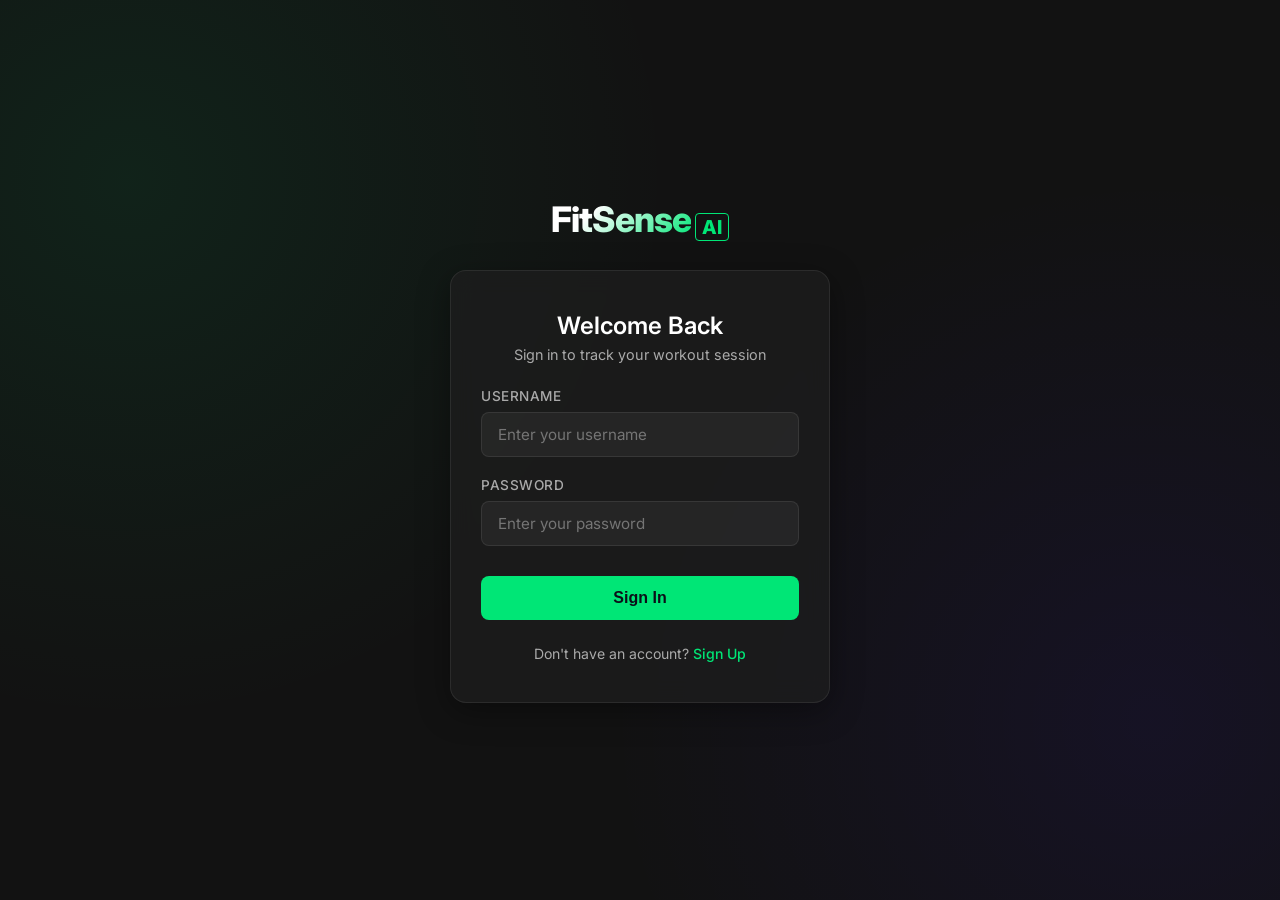
<file: static/login.html>
<!DOCTYPE html>
<html lang="en">
<head>
  <meta charset="UTF-8">
  <meta name="viewport" content="width=device-width, initial-scale=1.0">
  <title>FitSense AI — Login</title>
  <link rel="icon" href="data:image/svg+xml,<svg xmlns='http://www.w3.org/2000/svg' viewBox='0 0 100 100'><text y='.9em' font-size='90'>💪</text></svg>">
  <link rel="preconnect" href="https://fonts.googleapis.com">
  <link rel="preconnect" href="https://fonts.gstatic.com" crossorigin>
  <link href="https://fonts.googleapis.com/css2?family=Inter:wght@300;400;500;600;700;800&display=swap" rel="stylesheet">
  <style>
    :root {
      --bg-dark: #121212;
      --panel-bg: rgba(30, 30, 30, 0.75);
      --border-color: rgba(255, 255, 255, 0.08);
      --text-main: #ffffff;
      --text-muted: #aaaaaa;
      --accent-color: #00e676; /* FitSense green */
      --accent-hover: #00b359;
      --error-color: #ff5252;
    }

    * {
      box-sizing: border-box;
      margin: 0;
      padding: 0;
    }

    body {
      font-family: 'Inter', sans-serif;
      background-color: var(--bg-dark);
      background-image: radial-gradient(circle at 10% 20%, rgba(0, 230, 118, 0.08) 0%, transparent 40%),
                        radial-gradient(circle at 90% 80%, rgba(68, 23, 255, 0.08) 0%, transparent 40%);
      color: var(--text-main);
      display: flex;
      justify-content: center;
      align-items: center;
      min-height: 100vh;
      overflow: hidden;
    }

    .login-container {
      width: 100%;
      max-width: 420px;
      padding: 20px;
    }

    .logo-area {
      text-align: center;
      margin-bottom: 30px;
    }

    .logo-accent {
      font-weight: 800;
      font-size: 2.2rem;
      background: linear-gradient(135deg, #ffffff 30%, var(--accent-color) 100%);
      -webkit-background-clip: text;
      -webkit-text-fill-color: transparent;
      letter-spacing: -1px;
    }

    .logo-sub {
      font-weight: 800;
      font-size: 1.2rem;
      color: var(--accent-color);
      border: 1.5px solid var(--accent-color);
      padding: 1px 6px;
      border-radius: 4px;
      margin-left: 4px;
      vertical-align: middle;
    }

    .card {
      background: var(--panel-bg);
      backdrop-filter: blur(12px);
      -webkit-backdrop-filter: blur(12px);
      border: 1px solid var(--border-color);
      border-radius: 16px;
      padding: 40px 30px;
      box-shadow: 0 8px 32px 0 rgba(0, 0, 0, 0.37);
    }

    .card-header {
      margin-bottom: 25px;
      text-align: center;
    }

    .card-header h2 {
      font-size: 1.5rem;
      font-weight: 600;
      margin-bottom: 6px;
    }

    .card-header p {
      color: var(--text-muted);
      font-size: 0.9rem;
    }

    .form-group {
      margin-bottom: 20px;
    }

    .form-label {
      display: block;
      margin-bottom: 8px;
      font-size: 0.85rem;
      font-weight: 500;
      color: var(--text-muted);
      text-transform: uppercase;
      letter-spacing: 0.5px;
    }

    .form-control {
      width: 100%;
      background: rgba(255, 255, 255, 0.05);
      border: 1px solid var(--border-color);
      border-radius: 8px;
      padding: 12px 16px;
      color: var(--text-main);
      font-family: inherit;
      font-size: 0.95rem;
      transition: all 0.2s ease;
    }

    .form-control:focus {
      outline: none;
      border-color: var(--accent-color);
      background: rgba(255, 255, 255, 0.08);
      box-shadow: 0 0 0 2px rgba(0, 230, 118, 0.15);
    }

    .btn {
      width: 100%;
      background: var(--accent-color);
      color: #0b0f19;
      border: none;
      border-radius: 8px;
      padding: 13px;
      font-size: 1rem;
      font-weight: 600;
      cursor: pointer;
      transition: all 0.2s ease;
      margin-top: 10px;
    }

    .btn:hover {
      background: var(--accent-hover);
      transform: translateY(-1px);
    }

    .btn:active {
      transform: translateY(0);
    }

    .error-banner {
      background: rgba(255, 82, 82, 0.15);
      border: 1px solid var(--error-color);
      color: #ff8a80;
      padding: 12px;
      border-radius: 8px;
      font-size: 0.85rem;
      margin-bottom: 20px;
      display: none;
      text-align: center;
    }

    .card-footer {
      margin-top: 25px;
      text-align: center;
      font-size: 0.88rem;
      color: var(--text-muted);
    }

    .card-footer a {
      color: var(--accent-color);
      text-decoration: none;
      font-weight: 500;
      transition: color 0.2s ease;
    }

    .card-footer a:hover {
      text-decoration: underline;
      color: var(--accent-hover);
    }
  </style>
</head>
<body>
  <div class="login-container">
    <div class="logo-area">
      <span class="logo-accent">FitSense</span><span class="logo-sub">AI</span>
    </div>
    
    <div class="card">
      <div class="card-header">
        <h2>Welcome Back</h2>
        <p>Sign in to track your workout session</p>
      </div>

      <div class="error-banner" id="errorBanner">Invalid username or password.</div>

      <form id="loginForm">
        <div class="form-group">
          <label class="form-label" for="username">Username</label>
          <input class="form-control" type="text" id="username" placeholder="Enter your username" required autocomplete="username">
        </div>

        <div class="form-group">
          <label class="form-label" for="password">Password</label>
          <input class="form-control" type="password" id="password" placeholder="Enter your password" required autocomplete="current-password">
        </div>

        <button type="submit" class="btn">Sign In</button>
      </form>

      <div class="card-footer">
        Don't have an account? <a href="/register.html">Sign Up</a>
      </div>
    </div>
  </div>

  <script>
    const loginForm = document.getElementById('loginForm');
    const errorBanner = document.getElementById('errorBanner');

    const submitBtn = loginForm.querySelector('button[type="submit"]');

    loginForm.addEventListener('submit', async (e) => {
      e.preventDefault();
      errorBanner.style.display = 'none';

      // Prevent double-submit
      submitBtn.disabled = true;
      submitBtn.textContent = 'Logging in…';

      const username = document.getElementById('username').value;
      const password = document.getElementById('password').value;

      try {
        const response = await fetch('/api/auth/login', {
          method: 'POST',
          headers: { 'Content-Type': 'application/json' },
          body: JSON.stringify({ username, password })
        });

        if (response.ok) {
          const data = await response.json();
          // Redirect admins to the admin dashboard, regular users to the main app
          // Button intentionally left disabled — page is navigating away
          window.location.href = data.is_admin ? '/admin' : '/app';
        } else {
          const err = await response.json();
          errorBanner.textContent = err.detail || 'Invalid username or password.';
          errorBanner.style.display = 'block';
          // Re-enable so the user can correct credentials and retry
          submitBtn.disabled = false;
          submitBtn.textContent = 'Sign In';
        }
      } catch (error) {
        console.error('Login error:', error);
        errorBanner.textContent = 'Network error. Please try again later.';
        errorBanner.style.display = 'block';
        submitBtn.disabled = false;
        submitBtn.textContent = 'Sign In';
      }
    });
  </script>
</body>
</html>
</file>
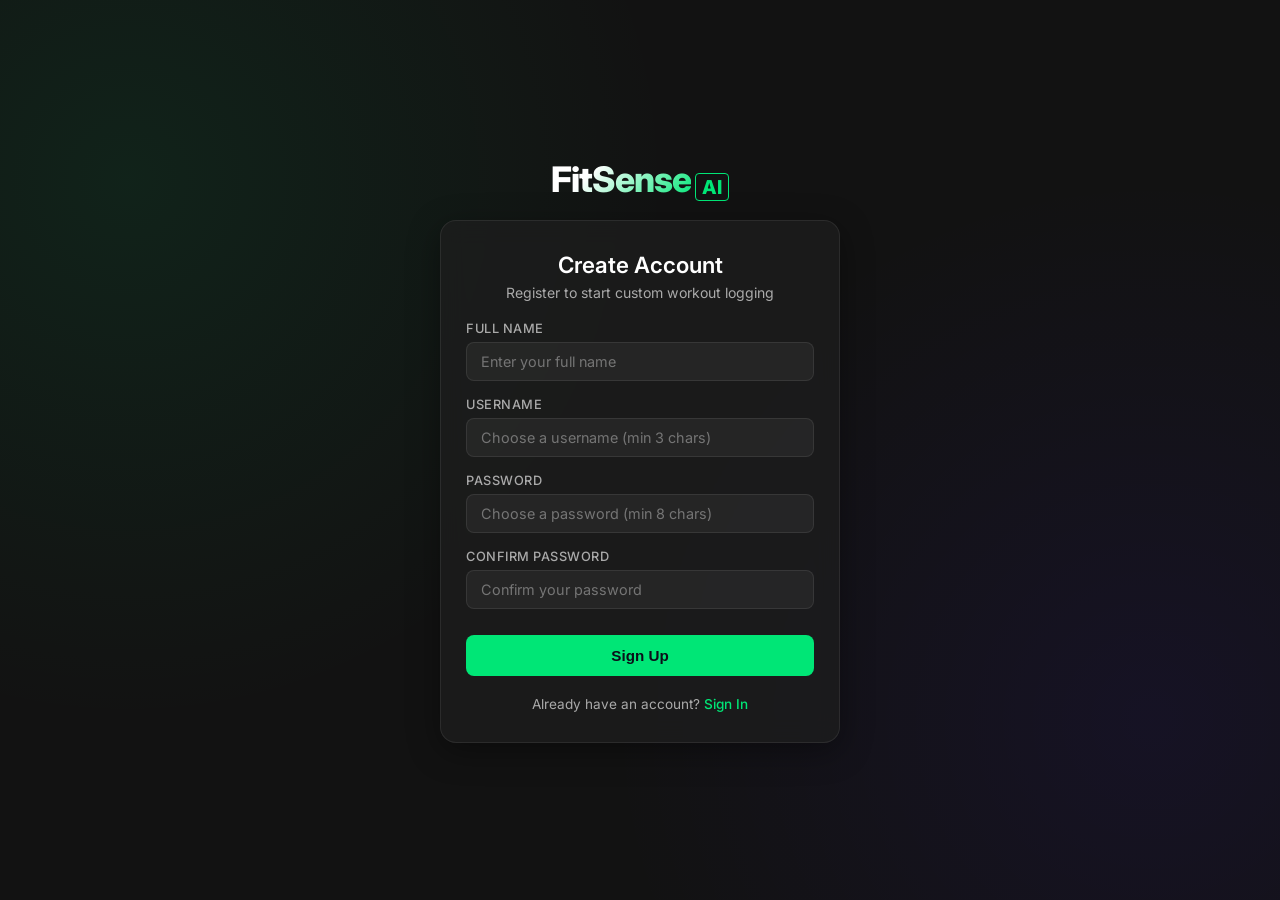
<file: static/register.html>
<!DOCTYPE html>
<html lang="en">
<head>
  <meta charset="UTF-8">
  <meta name="viewport" content="width=device-width, initial-scale=1.0">
  <title>Sign Up - FitSense AI</title>
  <link rel="preconnect" href="https://fonts.googleapis.com">
  <link rel="preconnect" href="https://fonts.gstatic.com" crossorigin>
  <link href="https://fonts.googleapis.com/css2?family=Inter:wght@300;400;500;600;700;800&display=swap" rel="stylesheet">
  <style>
    :root {
      --bg-dark: #121212;
      --panel-bg: rgba(30, 30, 30, 0.75);
      --border-color: rgba(255, 255, 255, 0.08);
      --text-main: #ffffff;
      --text-muted: #aaaaaa;
      --accent-color: #00e676; /* FitSense green */
      --accent-hover: #00b359;
      --error-color: #ff5252;
    }

    * {
      box-sizing: border-box;
      margin: 0;
      padding: 0;
    }

    body {
      font-family: 'Inter', sans-serif;
      background-color: var(--bg-dark);
      background-image: radial-gradient(circle at 10% 20%, rgba(0, 230, 118, 0.08) 0%, transparent 40%),
                        radial-gradient(circle at 90% 80%, rgba(68, 23, 255, 0.08) 0%, transparent 40%);
      color: var(--text-main);
      display: flex;
      justify-content: center;
      align-items: center;
      min-height: 100vh;
      overflow: hidden;
    }

    .register-container {
      width: 100%;
      max-width: 440px;
      padding: 20px;
    }

    .logo-area {
      text-align: center;
      margin-bottom: 20px;
    }

    .logo-accent {
      font-weight: 800;
      font-size: 2.2rem;
      background: linear-gradient(135deg, #ffffff 30%, var(--accent-color) 100%);
      -webkit-background-clip: text;
      -webkit-text-fill-color: transparent;
      letter-spacing: -1px;
    }

    .logo-sub {
      font-weight: 800;
      font-size: 1.2rem;
      color: var(--accent-color);
      border: 1.5px solid var(--accent-color);
      padding: 1px 6px;
      border-radius: 4px;
      margin-left: 4px;
      vertical-align: middle;
    }

    .card {
      background: var(--panel-bg);
      backdrop-filter: blur(12px);
      -webkit-backdrop-filter: blur(12px);
      border: 1px solid var(--border-color);
      border-radius: 16px;
      padding: 30px 25px;
      box-shadow: 0 8px 32px 0 rgba(0, 0, 0, 0.37);
    }

    .card-header {
      margin-bottom: 20px;
      text-align: center;
    }

    .card-header h2 {
      font-size: 1.4rem;
      font-weight: 600;
      margin-bottom: 6px;
    }

    .card-header p {
      color: var(--text-muted);
      font-size: 0.88rem;
    }

    .form-group {
      margin-bottom: 16px;
    }

    .form-label {
      display: block;
      margin-bottom: 6px;
      font-size: 0.8rem;
      font-weight: 500;
      color: var(--text-muted);
      text-transform: uppercase;
      letter-spacing: 0.5px;
    }

    .form-control {
      width: 100%;
      background: rgba(255, 255, 255, 0.05);
      border: 1px solid var(--border-color);
      border-radius: 8px;
      padding: 10px 14px;
      color: var(--text-main);
      font-family: inherit;
      font-size: 0.9rem;
      transition: all 0.2s ease;
    }

    .form-control:focus {
      outline: none;
      border-color: var(--accent-color);
      background: rgba(255, 255, 255, 0.08);
      box-shadow: 0 0 0 2px rgba(0, 230, 118, 0.15);
    }

    .btn {
      width: 100%;
      background: var(--accent-color);
      color: #0b0f19;
      border: none;
      border-radius: 8px;
      padding: 12px;
      font-size: 0.95rem;
      font-weight: 600;
      cursor: pointer;
      transition: all 0.2s ease;
      margin-top: 10px;
    }

    .btn:hover {
      background: var(--accent-hover);
      transform: translateY(-1px);
    }

    .btn:active {
      transform: translateY(0);
    }

    .error-banner {
      background: rgba(255, 82, 82, 0.15);
      border: 1px solid var(--error-color);
      color: #ff8a80;
      padding: 10px;
      border-radius: 8px;
      font-size: 0.85rem;
      margin-bottom: 16px;
      display: none;
      text-align: center;
    }

    .card-footer {
      margin-top: 20px;
      text-align: center;
      font-size: 0.85rem;
      color: var(--text-muted);
    }

    .card-footer a {
      color: var(--accent-color);
      text-decoration: none;
      font-weight: 500;
      transition: color 0.2s ease;
    }

    .card-footer a:hover {
      text-decoration: underline;
      color: var(--accent-hover);
    }
  </style>
</head>
<body>
  <div class="register-container">
    <div class="logo-area">
      <span class="logo-accent">FitSense</span><span class="logo-sub">AI</span>
    </div>
    
    <div class="card">
      <div class="card-header">
        <h2>Create Account</h2>
        <p>Register to start custom workout logging</p>
      </div>

      <div class="error-banner" id="errorBanner">Username already exists.</div>

      <form id="registerForm">
        <div class="form-group">
          <label class="form-label" for="name">Full Name</label>
          <input class="form-control" type="text" id="name" placeholder="Enter your full name" required minlength="1" maxlength="100">
        </div>

        <div class="form-group">
          <label class="form-label" for="username">Username</label>
          <input class="form-control" type="text" id="username" placeholder="Choose a username (min 3 chars)" required minlength="3" maxlength="50" autocomplete="username">
        </div>

        <div class="form-group">
          <label class="form-label" for="password">Password</label>
          <input class="form-control" type="password" id="password" placeholder="Choose a password (min 8 chars)" required minlength="8" autocomplete="new-password">
        </div>

        <div class="form-group">
          <label class="form-label" for="confirmPassword">Confirm Password</label>
          <input class="form-control" type="password" id="confirmPassword" placeholder="Confirm your password" required minlength="8" autocomplete="new-password">
        </div>

        <button type="submit" class="btn">Sign Up</button>
      </form>

      <div class="card-footer">
        Already have an account? <a href="/login.html">Sign In</a>
      </div>
    </div>
  </div>

  <script>
    const registerForm = document.getElementById('registerForm');
    const errorBanner = document.getElementById('errorBanner');

    registerForm.addEventListener('submit', async (e) => {
      e.preventDefault();
      errorBanner.style.display = 'none';

      const name = document.getElementById('name').value;
      const username = document.getElementById('username').value;
      const password = document.getElementById('password').value;
      const confirmPassword = document.getElementById('confirmPassword').value;

      if (password !== confirmPassword) {
        errorBanner.textContent = 'Passwords do not match.';
        errorBanner.style.display = 'block';
        return;
      }

      try {
        const response = await fetch('/api/auth/register', {
          method: 'POST',
          headers: { 'Content-Type': 'application/json' },
          body: JSON.stringify({ username, password, name })
        });

        if (response.ok) {
          // Registration automatically logs in, redirect to dashboard setup profile
          window.location.href = '/';
        } else {
          const err = await response.json();
          errorBanner.textContent = err.detail || 'Registration failed. Try a different username.';
          errorBanner.style.display = 'block';
        }
      } catch (error) {
        console.error('Registration error:', error);
        errorBanner.textContent = 'Network error. Please try again.';
        errorBanner.style.display = 'block';
      }
    });
  </script>
</body>
</html>
</file>
